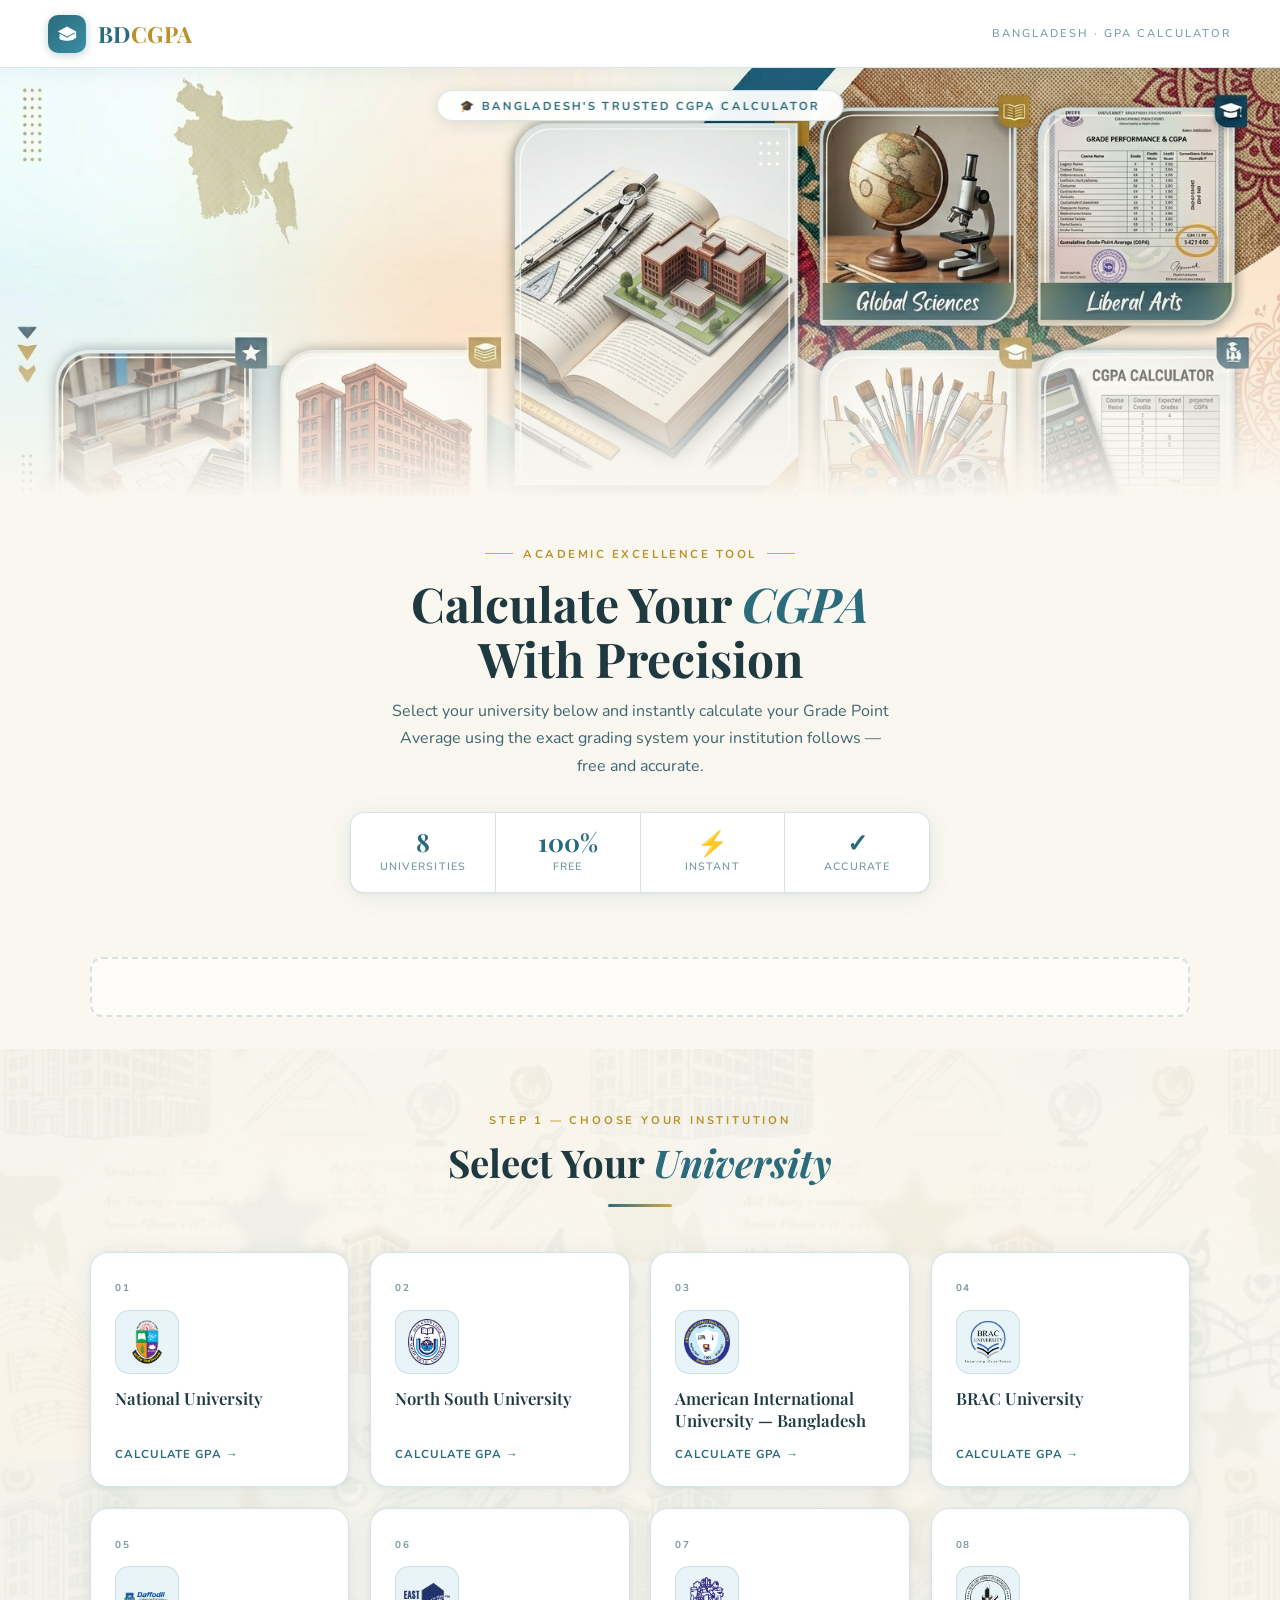
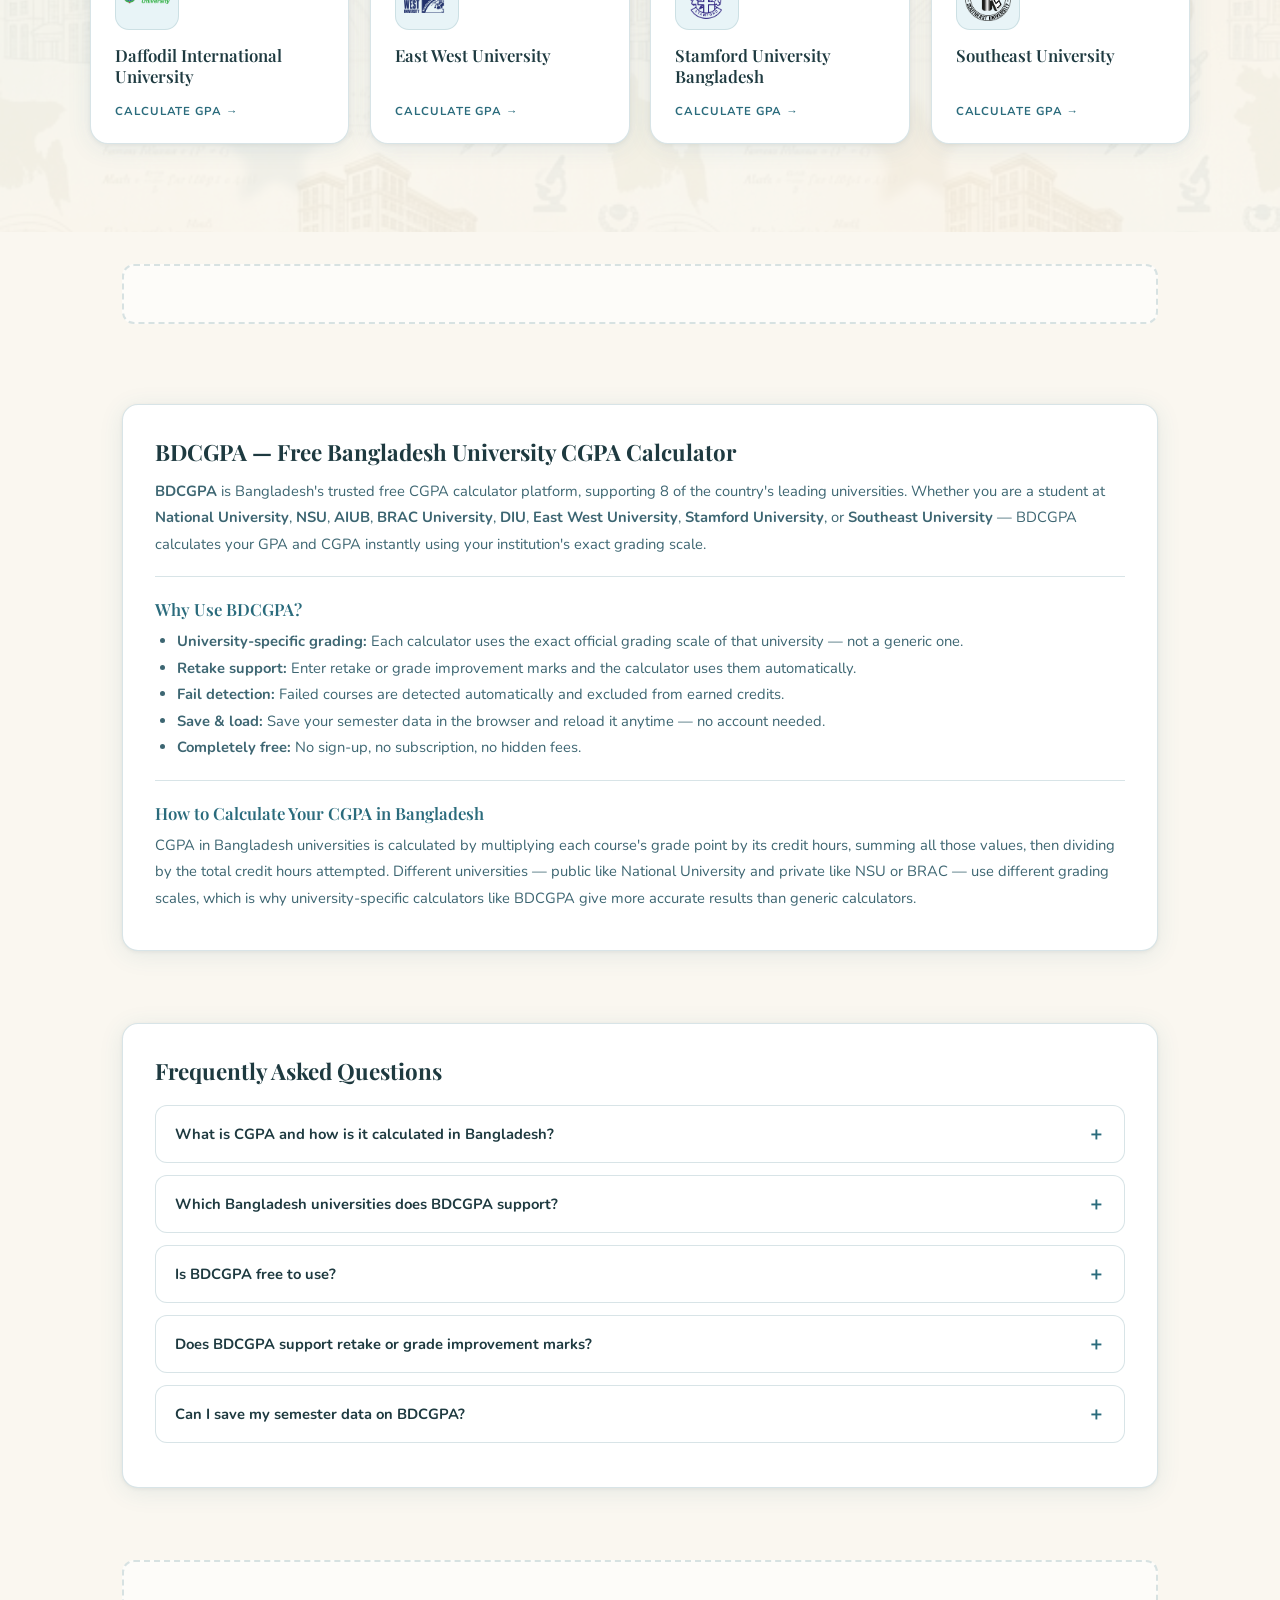
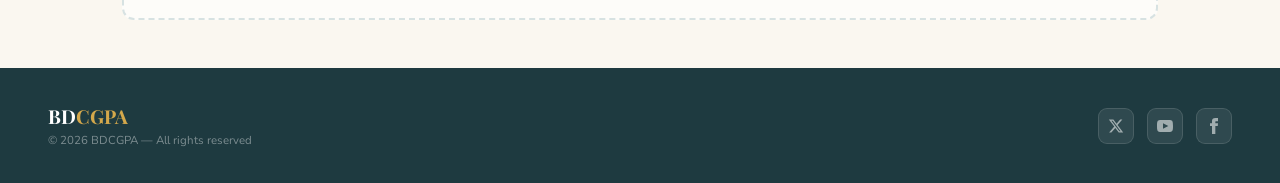
<file: index.html>
<!DOCTYPE html>
<html lang="en">
<head>
  <meta charset="UTF-8" />
  <meta name="viewport" content="width=device-width, initial-scale=1.0" />

  <!-- ═══ PRIMARY SEO ═══ -->
  <title>BDCGPA – Bangladesh University CGPA Calculator | Free & Accurate</title>
  <meta name="description" content="Free CGPA calculator for Bangladesh universities. Calculate your GPA and CGPA instantly for National University, NSU, AIUB, BRAC, DIU, East West, Stamford, and Southeast University using each university's official grading scale." />
  <meta name="keywords" content="CGPA calculator Bangladesh, Bangladesh university GPA calculator, NU CGPA calculator, NSU GPA calculator, AIUB CGPA, BRAC University GPA, DIU CGPA calculator, East West University GPA, Stamford University CGPA, Southeast University GPA, Bangladesh grade point calculator" />
  <meta name="author" content="BDCGPA" />
  <meta name="robots" content="index, follow, max-snippet:-1, max-image-preview:large" />
  <link rel="canonical" href="https://bdcgpa.com/" />

  <!-- ═══ OPEN GRAPH ═══ -->
  <meta property="og:type"        content="website" />
  <meta property="og:title"       content="BDCGPA – Bangladesh University CGPA Calculator | Free & Accurate" />
  <meta property="og:description" content="Free CGPA calculators for 8 top Bangladesh universities. Instant results using each university's official grading system. No sign-up required." />
  <meta property="og:image"       content="https://bdcgpa.com/images/111.png" />
  <meta property="og:url"         content="https://bdcgpa.com/" />
  <meta property="og:site_name"   content="BDCGPA" />
  <meta property="og:locale"      content="en_BD" />

  <!-- ═══ TWITTER CARD ═══ -->
  <meta name="twitter:card"        content="summary_large_image" />
  <meta name="twitter:title"       content="BDCGPA – Bangladesh University CGPA Calculator" />
  <meta name="twitter:description" content="Free CGPA calculators for 8 top Bangladesh universities. Instant, accurate, and mobile-friendly." />
  <meta name="twitter:image"       content="https://bdcgpa.com/images/111.png" />

  <!-- ═══ STRUCTURED DATA: WebSite ═══ -->
  <script type="application/ld+json">
  {
    "@context": "https://schema.org",
    "@type": "WebSite",
    "name": "BDCGPA",
    "url": "https://bdcgpa.com/",
    "description": "Free CGPA calculators for Bangladesh universities using each institution's official grading scale.",
    "publisher": {
      "@type": "Organization",
      "name": "BDCGPA",
      "url": "https://bdcgpa.com",
      "logo": {
        "@type": "ImageObject",
        "url": "https://bdcgpa.com/images/111.png"
      }
    },
    "potentialAction": {
      "@type": "SearchAction",
      "target": "https://bdcgpa.com/?q={search_term_string}",
      "query-input": "required name=search_term_string"
    }
  }
  </script>

  <!-- ═══ STRUCTURED DATA: ItemList (University Calculators) ═══ -->
  <script type="application/ld+json">
  {
    "@context": "https://schema.org",
    "@type": "ItemList",
    "name": "Bangladesh University CGPA Calculators",
    "description": "Free CGPA calculators for top Bangladesh universities",
    "numberOfItems": 8,
    "itemListElement": [
      { "@type": "ListItem", "position": 1, "name": "National University CGPA Calculator",               "url": "https://bdcgpa.com/national-university-cgpa-calculator.html" },
      { "@type": "ListItem", "position": 2, "name": "North South University CGPA Calculator",            "url": "https://bdcgpa.com/nsu-cgpa-calculator.html" },
      { "@type": "ListItem", "position": 3, "name": "AIUB CGPA Calculator",                              "url": "https://bdcgpa.com/aiub-cgpa-calculator.html" },
      { "@type": "ListItem", "position": 4, "name": "BRAC University CGPA Calculator",                   "url": "https://bdcgpa.com/brac-university-cgpa-calculator.html" },
      { "@type": "ListItem", "position": 5, "name": "Daffodil International University CGPA Calculator", "url": "https://bdcgpa.com/daffodil-cgpa-calculator.html" },
      { "@type": "ListItem", "position": 6, "name": "East West University CGPA Calculator",              "url": "https://bdcgpa.com/eastwest-cgpa-calculator.html" },
      { "@type": "ListItem", "position": 7, "name": "Stamford University Bangladesh CGPA Calculator",    "url": "https://bdcgpa.com/stamford-cgpa-calculator.html" },
      { "@type": "ListItem", "position": 8, "name": "Southeast University CGPA Calculator",              "url": "https://bdcgpa.com/southeast-cgpa-calculator.html" }
    ]
  }
  </script>

  <!-- ═══ STRUCTURED DATA: FAQPage ═══ -->
  <script type="application/ld+json">
  {
    "@context": "https://schema.org",
    "@type": "FAQPage",
    "mainEntity": [
      {
        "@type": "Question",
        "name": "What is CGPA and how is it calculated in Bangladesh?",
        "acceptedAnswer": {
          "@type": "Answer",
          "text": "CGPA (Cumulative Grade Point Average) is the weighted average of all your grade points across all semesters. It is calculated by multiplying each course's grade point by its credit hours, summing all those values, and dividing by the total credit hours attempted. Each Bangladesh university uses its own official grading scale."
        }
      },
      {
        "@type": "Question",
        "name": "Which Bangladesh universities does BDCGPA support?",
        "acceptedAnswer": {
          "@type": "Answer",
          "text": "BDCGPA currently supports 8 universities: National University Bangladesh, North South University (NSU), American International University Bangladesh (AIUB), BRAC University, Daffodil International University (DIU), East West University, Stamford University Bangladesh, and Southeast University."
        }
      },
      {
        "@type": "Question",
        "name": "Is this CGPA calculator free to use?",
        "acceptedAnswer": {
          "@type": "Answer",
          "text": "Yes, BDCGPA is completely free to use. No sign-up, no registration, and no hidden fees. Just select your university, enter your marks, and get your CGPA instantly."
        }
      },
      {
        "@type": "Question",
        "name": "Does BDCGPA support retake or grade improvement marks?",
        "acceptedAnswer": {
          "@type": "Answer",
          "text": "Yes, all calculators on BDCGPA have a Retake Marks column. If you enter retake marks, the calculator automatically uses those instead of your original marks for that course's CGPA calculation."
        }
      },
      {
        "@type": "Question",
        "name": "Can I save my semester data on BDCGPA?",
        "acceptedAnswer": {
          "@type": "Answer",
          "text": "Yes. Each calculator has a Save Semester button that stores your course data in your browser's local storage. You can load it back any time using the Load Saved button — no account needed."
        }
      }
    ]
  }
  </script>

  <!-- ═══ GOOGLE ADSENSE — replace with your publisher ID ═══ -->
  <script async src="https://pagead2.googlesyndication.com/pagead/js/adsbygoogle.js?client=ca-pub-XXXXXXXXXXXXXXXX" crossorigin="anonymous"></script>

  <!-- ═══ FONTS ═══ -->
  <link rel="preconnect" href="https://fonts.googleapis.com" />
  <link rel="preconnect" href="https://fonts.gstatic.com" crossorigin />
  <link href="https://fonts.googleapis.com/css2?family=Playfair+Display:ital,wght@0,400;0,600;0,700;1,400;1,600&family=Nunito:wght@300;400;500;600;700&display=swap" rel="stylesheet" />

  <style>
    *, *::before, *::after { box-sizing: border-box; margin: 0; padding: 0; }

    :root {
      --teal:        #2A6B7C;
      --teal-light:  #3A8FA3;
      --teal-pale:   #E8F4F7;
      --gold:        #B8922A;
      --gold-light:  #D4A84B;
      --gold-pale:   #FBF3E2;
      --cream:       #FAF7F0;
      --text-dark:   #1E3A40;
      --text-mid:    #3D6672;
      --text-soft:   #7A9BA3;
      --border:      rgba(42,107,124,0.18);
      --shadow-card: 0 4px 24px rgba(42,107,124,0.10), 0 1px 4px rgba(0,0,0,0.06);
      --shadow-hover: 0 12px 40px rgba(42,107,124,0.18), 0 2px 8px rgba(0,0,0,0.08);
    }

    html { scroll-behavior: smooth; }

    body {
      font-family: 'Nunito', sans-serif;
      background: var(--cream);
      color: var(--text-dark);
      min-height: 100vh;
      overflow-x: hidden;
    }

    /* ── NAVBAR ── */
    nav {
      position: fixed; top: 0; left: 0; right: 0; z-index: 200;
      display: flex; align-items: center; justify-content: space-between;
      padding: 0 3rem; height: 68px;
      background: rgba(255,255,255,0.94);
      backdrop-filter: blur(16px);
      border-bottom: 1px solid var(--border);
      box-shadow: 0 2px 20px rgba(42,107,124,0.08);
    }
    .nav-brand { display: flex; align-items: center; gap: 0.75rem; }
    .nav-logo-icon {
      width: 38px; height: 38px; border-radius: 10px;
      background: linear-gradient(135deg, var(--teal), var(--teal-light));
      display: flex; align-items: center; justify-content: center;
      box-shadow: 0 2px 8px rgba(42,107,124,0.3);
    }
    .nav-logo-icon svg { width: 20px; height: 20px; fill: white; }
    .nav-logo-text {
      font-family: 'Playfair Display', serif;
      font-size: 1.4rem; font-weight: 700;
      color: var(--teal); letter-spacing: 0.02em;
    }
    .nav-logo-text span { color: var(--gold); }
    .nav-tagline {
      font-size: 0.7rem; letter-spacing: 0.18em; text-transform: uppercase;
      color: var(--text-soft); font-weight: 500;
    }

    /* ── HERO ── */
    .hero { margin-top: 68px; position: relative; overflow: hidden; }
    .hero-img {
      width: 100%; display: block;
      max-height: 430px; object-fit: cover; object-position: center top;
    }
    .hero-overlay {
      position: absolute; bottom: 0; left: 0; right: 0; height: 55%;
      background: linear-gradient(to bottom, transparent, var(--cream));
    }
    .hero-badge {
      position: absolute; top: 1.4rem; left: 50%; transform: translateX(-50%);
      background: rgba(255,255,255,0.94); backdrop-filter: blur(10px);
      border: 1px solid var(--border); border-radius: 50px;
      padding: 0.4rem 1.4rem;
      font-size: 0.72rem; letter-spacing: 0.18em; text-transform: uppercase;
      color: var(--teal); font-weight: 700; white-space: nowrap;
      box-shadow: 0 2px 14px rgba(42,107,124,0.14);
      animation: fadeDown 0.7s 0.2s both;
    }
    @keyframes fadeDown {
      from { opacity: 0; transform: translateX(-50%) translateY(-10px); }
      to   { opacity: 1; transform: translateX(-50%) translateY(0); }
    }

    /* ── INTRO ── */
    .intro { text-align: center; padding: 2.5rem 2rem 0.5rem; }
    .intro-eyebrow {
      display: inline-flex; align-items: center; gap: 0.6rem;
      font-size: 0.72rem; letter-spacing: 0.22em; text-transform: uppercase;
      color: var(--gold); font-weight: 700; margin-bottom: 0.9rem;
      opacity: 0; animation: fadeUp 0.7s 0.1s forwards;
    }
    .intro-eyebrow::before, .intro-eyebrow::after {
      content: ''; display: block; width: 28px; height: 1px; background: var(--gold-light);
    }
    .intro-title {
      font-family: 'Playfair Display', serif;
      font-size: clamp(2rem, 5vw, 3rem); font-weight: 700; line-height: 1.15;
      color: var(--text-dark); margin-bottom: 0.75rem;
      opacity: 0; animation: fadeUp 0.7s 0.2s forwards;
    }
    .intro-title em { font-style: italic; color: var(--teal); }
    .intro-desc {
      max-width: 510px; margin: 0 auto 2rem;
      font-size: 1rem; line-height: 1.7; color: var(--text-mid);
      opacity: 0; animation: fadeUp 0.7s 0.3s forwards;
    }
    .stats {
      display: flex; align-items: center; justify-content: center;
      flex-wrap: wrap; margin: 0 auto 3.5rem; max-width: 580px;
      border: 1px solid var(--border); border-radius: 14px;
      background: white; overflow: hidden; box-shadow: var(--shadow-card);
      opacity: 0; animation: fadeUp 0.7s 0.4s forwards;
    }
    .stat {
      flex: 1; min-width: 110px; padding: 1.1rem 1rem;
      text-align: center; border-right: 1px solid var(--border);
    }
    .stat:last-child { border-right: none; }
    .stat-num {
      font-family: 'Playfair Display', serif;
      font-size: 1.55rem; font-weight: 700; color: var(--teal); line-height: 1;
    }
    .stat-label {
      font-size: 0.67rem; letter-spacing: 0.1em; text-transform: uppercase;
      color: var(--text-soft); font-weight: 600; margin-top: 0.25rem;
    }
    @keyframes fadeUp {
      from { opacity: 0; transform: translateY(16px); }
      to   { opacity: 1; transform: translateY(0); }
    }

    /* ── AD SLOT ── */
    .ad-slot {
      border: 2px dashed var(--border); border-radius: 12px;
      background: rgba(255,255,255,0.6); padding: 1rem;
      text-align: center; font-size: 0.72rem; letter-spacing: 0.12em;
      text-transform: uppercase; color: var(--text-soft); font-weight: 600;
      margin: 0 auto 2rem; max-width: 1100px;
      min-height: 60px; display: flex; align-items: center; justify-content: center;
      flex-direction: column;
    }

    /* ── UNIVERSITY SECTION ── */
    .uni-section { position: relative; padding: 4rem 2rem 5.5rem; }
    .uni-bg {
      position: absolute; inset: 0; z-index: 0;
      background-image: url('images/222.png');
      background-size: cover; background-position: center; opacity: 0.55;
    }
    .uni-wash {
      position: absolute; inset: 0; z-index: 1;
      background: rgba(250,247,240,0.72);
    }
    .uni-inner { position: relative; z-index: 2; max-width: 1100px; margin: 0 auto; }
    .uni-header { text-align: center; margin-bottom: 2.8rem; }
    .uni-header-label {
      font-size: 0.7rem; letter-spacing: 0.25em; text-transform: uppercase;
      color: var(--gold); font-weight: 700; margin-bottom: 0.5rem;
    }
    .uni-header-title {
      font-family: 'Playfair Display', serif;
      font-size: clamp(1.7rem, 3.5vw, 2.4rem); font-weight: 700; color: var(--text-dark);
    }
    .uni-header-title em { font-style: italic; color: var(--teal); }
    .uni-header-line {
      width: 64px; height: 3px; border-radius: 2px;
      background: linear-gradient(90deg, var(--teal), var(--gold-light));
      margin: 1rem auto 0;
    }

    /* ── CARDS ── */
    .grid {
      display: grid;
      grid-template-columns: repeat(auto-fill, minmax(230px, 1fr));
      gap: 1.3rem;
    }
    .uni-card {
      background: white; border-radius: 18px; border: 1px solid var(--border);
      padding: 1.8rem 1.5rem 1.5rem; text-decoration: none; color: var(--text-dark);
      display: flex; flex-direction: column; align-items: flex-start; gap: 0.9rem;
      box-shadow: var(--shadow-card);
      transition: transform 0.3s cubic-bezier(.4,0,.2,1), box-shadow 0.3s cubic-bezier(.4,0,.2,1), border-color 0.3s;
      opacity: 0; position: relative; overflow: hidden;
    }
    .uni-card::before {
      content: ''; position: absolute; top: 0; left: 0; right: 0; height: 3px;
      background: linear-gradient(90deg, var(--teal), var(--gold-light));
      transform: scaleX(0); transform-origin: left;
      transition: transform 0.35s cubic-bezier(.4,0,.2,1);
    }
    .uni-card:hover::before { transform: scaleX(1); }
    .uni-card:hover {
      transform: translateY(-6px); box-shadow: var(--shadow-hover);
      border-color: rgba(42,107,124,0.28);
    }
    .card-num {
      font-size: 0.62rem; letter-spacing: 0.18em; text-transform: uppercase;
      font-weight: 700; color: var(--text-soft);
    }
    .card-logo-wrap {
      width: 64px; height: 64px; border-radius: 14px;
      background: var(--teal-pale); border: 1px solid rgba(42,107,124,0.15);
      display: flex; align-items: center; justify-content: center;
      overflow: hidden; padding: 8px; transition: background 0.3s;
    }
    .uni-card:hover .card-logo-wrap { background: #cce8f0; }
    .card-logo-wrap img { width: 100%; height: 100%; object-fit: contain; }
    .card-name {
      font-family: 'Playfair Display', serif;
      font-size: 1.05rem; font-weight: 600; line-height: 1.3; color: var(--text-dark); flex: 1;
    }
    .card-cta {
      display: inline-flex; align-items: center; gap: 0.4rem;
      font-size: 0.72rem; font-weight: 700; letter-spacing: 0.08em;
      text-transform: uppercase; color: var(--teal);
      transition: gap 0.25s, color 0.25s;
    }
    .uni-card:hover .card-cta { gap: 0.7rem; color: var(--teal-light); }

    /* ── SEO CONTENT ── */
    .seo-section {
      max-width: 1100px; margin: 0 auto;
      padding: 3rem 2rem 0;
    }
    .seo-card {
      background: white; border-radius: 16px;
      border: 1px solid var(--border); box-shadow: var(--shadow-card);
      padding: 2rem; margin-bottom: 1.5rem;
    }
    .seo-card h2 {
      font-family: 'Playfair Display', serif;
      font-size: 1.4rem; font-weight: 700; color: var(--text-dark); margin-bottom: 0.7rem;
    }
    .seo-card h3 {
      font-family: 'Playfair Display', serif;
      font-size: 1.05rem; font-weight: 600; color: var(--teal); margin: 1.3rem 0 0.5rem;
    }
    .seo-card p { font-size: 0.92rem; line-height: 1.8; color: var(--text-mid); margin-bottom: 0.4rem; }
    .seo-card ul { padding-left: 1.4rem; margin: 0.4rem 0 0.8rem; }
    .seo-card ul li { font-size: 0.92rem; line-height: 1.8; color: var(--text-mid); }
    .seo-divider { height: 1px; background: var(--border); margin: 1.2rem 0; }

    /* ── FAQ ── */
    .faq-item {
      border: 1px solid var(--border); border-radius: 12px;
      background: white; margin-bottom: 0.75rem; overflow: hidden;
    }
    .faq-question {
      width: 100%; text-align: left; padding: 1rem 1.2rem;
      background: none; border: none; cursor: pointer;
      font-family: 'Nunito', sans-serif; font-size: 0.92rem; font-weight: 700; color: var(--text-dark);
      display: flex; align-items: center; justify-content: space-between; gap: 1rem;
      transition: background 0.2s;
    }
    .faq-question:hover { background: var(--teal-pale); }
    .faq-icon { font-size: 1.1rem; color: var(--teal); flex-shrink: 0; transition: transform 0.25s; }
    .faq-answer { display: none; padding: 0 1.2rem 1rem; font-size: 0.88rem; line-height: 1.75; color: var(--text-mid); }
    .faq-item.open .faq-answer { display: block; }
    .faq-item.open .faq-icon { transform: rotate(45deg); }

    /* ── FOOTER ── */
    footer {
      background: var(--text-dark); color: rgba(255,255,255,0.65);
      padding: 2.2rem 3rem;
      display: flex; align-items: center; justify-content: space-between;
      flex-wrap: wrap; gap: 1.2rem; margin-top: 3rem;
    }
    .footer-brand { font-family: 'Playfair Display', serif; font-size: 1.2rem; font-weight: 700; color: white; }
    .footer-brand span { color: var(--gold-light); }
    .footer-copy { font-size: 0.72rem; color: rgba(255,255,255,0.42); margin-top: 0.2rem; }
    .footer-socials { display: flex; gap: 0.8rem; }
    .footer-socials a {
      width: 36px; height: 36px; border-radius: 9px;
      background: rgba(255,255,255,0.08); border: 1px solid rgba(255,255,255,0.12);
      display: flex; align-items: center; justify-content: center;
      color: rgba(255,255,255,0.55); transition: background 0.25s, color 0.25s;
    }
    .footer-socials a:hover { background: var(--teal); color: white; }
    .footer-socials svg { width: 16px; height: 16px; fill: currentColor; }

    @media (max-width: 640px) {
      nav { padding: 0 1.2rem; }
      .nav-tagline { display: none; }
      .hero-badge { font-size: 0.62rem; padding: 0.35rem 1rem; }
      .uni-section { padding: 2.5rem 1rem 4rem; }
      .seo-section { padding: 2rem 1rem 0; }
      footer { padding: 1.8rem 1.5rem; }
    }
  </style>
</head>
<body>

  <!-- NAVBAR -->
  <nav aria-label="Site navigation">
    <div class="nav-brand">
      <div class="nav-logo-icon" aria-hidden="true">
        <svg viewBox="0 0 24 24"><path d="M12 3L1 9l11 6 9-4.91V17h2V9L12 3zm0 13.5L4.21 12 3 12.73V17c0 1.66 4.03 3 9 3s9-1.34 9-3v-4.27l-1.21-.73L12 16.5z"/></svg>
      </div>
      <div class="nav-logo-text">BD<span>CGPA</span></div>
    </div>
    <div class="nav-tagline">Bangladesh · GPA Calculator</div>
  </nav>

  <!-- HERO BANNER -->
  <section class="hero" aria-label="BDCGPA — Bangladesh University CGPA Calculator">
    <div class="hero-badge" aria-hidden="true">🎓 Bangladesh's Trusted CGPA Calculator</div>
    <img class="hero-img" src="images/111.png" alt="BDCGPA — Bangladesh University GPA and CGPA Calculator" width="1200" height="430" />
    <div class="hero-overlay" aria-hidden="true"></div>
  </section>

  <!-- INTRO -->
  <section class="intro" aria-label="Introduction">
    <div class="intro-eyebrow">Academic Excellence Tool</div>
    <h1 class="intro-title">Calculate Your <em>CGPA</em><br>With Precision</h1>
    <p class="intro-desc">
      Select your university below and instantly calculate your Grade Point Average
      using the exact grading system your institution follows — free and accurate.
    </p>
    <div class="stats" aria-label="Site statistics">
      <div class="stat"><div class="stat-num">8</div><div class="stat-label">Universities</div></div>
      <div class="stat"><div class="stat-num">100%</div><div class="stat-label">Free</div></div>
      <div class="stat"><div class="stat-num">⚡</div><div class="stat-label">Instant</div></div>
      <div class="stat"><div class="stat-num">✓</div><div class="stat-label">Accurate</div></div>
    </div>
  </section>

  <!-- AD: Top -->
  <div class="ad-slot" aria-label="Advertisement" style="padding: 0 2rem; max-width:1100px; margin: 0 auto 2rem;">
    <ins class="adsbygoogle" style="display:block"
         data-ad-client="ca-pub-XXXXXXXXXXXXXXXX"
         data-ad-slot="AAAAAAAAAA"
         data-ad-format="auto"
         data-full-width-responsive="true"></ins>
    <script>(adsbygoogle = window.adsbygoogle || []).push({});</script>
  </div>

  <!-- UNIVERSITIES -->
  <section class="uni-section" id="universities" aria-label="Select Your University">
    <div class="uni-bg" aria-hidden="true"></div>
    <div class="uni-wash" aria-hidden="true"></div>
    <div class="uni-inner">
      <div class="uni-header">
        <div class="uni-header-label">Step 1 — Choose Your Institution</div>
        <h2 class="uni-header-title">Select Your <em>University</em></h2>
        <div class="uni-header-line"></div>
      </div>

      <div class="grid">
        <a class="uni-card" href="national-university-cgpa-calculator.html" aria-label="National University CGPA Calculator">
          <span class="card-num">01</span>
          <div class="card-logo-wrap"><img src="images/nulogo.png" alt="National University Bangladesh logo" loading="lazy" /></div>
          <div class="card-name">National University</div>
          <div class="card-cta">Calculate GPA →</div>
        </a>

        <a class="uni-card" href="nsu-cgpa-calculator.html" aria-label="North South University CGPA Calculator">
          <span class="card-num">02</span>
          <div class="card-logo-wrap"><img src="images/nsulogo.png" alt="North South University logo" loading="lazy" /></div>
          <div class="card-name">North South University</div>
          <div class="card-cta">Calculate GPA →</div>
        </a>

        <a class="uni-card" href="aiub-cgpa-calculator.html" aria-label="AIUB CGPA Calculator">
          <span class="card-num">03</span>
          <div class="card-logo-wrap"><img src="images/alogo.png" alt="American International University Bangladesh logo" loading="lazy" /></div>
          <div class="card-name">American International University — Bangladesh</div>
          <div class="card-cta">Calculate GPA →</div>
        </a>

        <a class="uni-card" href="brac-university-cgpa-calculator.html" aria-label="BRAC University CGPA Calculator">
          <span class="card-num">04</span>
          <div class="card-logo-wrap"><img src="images/blogo.png" alt="BRAC University logo" loading="lazy" /></div>
          <div class="card-name">BRAC University</div>
          <div class="card-cta">Calculate GPA →</div>
        </a>

        <a class="uni-card" href="daffodil-cgpa-calculator.html" aria-label="Daffodil International University CGPA Calculator">
          <span class="card-num">05</span>
          <div class="card-logo-wrap"><img src="images/dlogo.png" alt="Daffodil International University logo" loading="lazy" /></div>
          <div class="card-name">Daffodil International University</div>
          <div class="card-cta">Calculate GPA →</div>
        </a>

        <a class="uni-card" href="eastwest-cgpa-calculator.html" aria-label="East West University CGPA Calculator">
          <span class="card-num">06</span>
          <div class="card-logo-wrap"><img src="images/elogo.png" alt="East West University logo" loading="lazy" /></div>
          <div class="card-name">East West University</div>
          <div class="card-cta">Calculate GPA →</div>
        </a>

        <a class="uni-card" href="stamford-cgpa-calculator.html" aria-label="Stamford University Bangladesh CGPA Calculator">
          <span class="card-num">07</span>
          <div class="card-logo-wrap"><img src="images/slogo.png" alt="Stamford University Bangladesh logo" loading="lazy" /></div>
          <div class="card-name">Stamford University Bangladesh</div>
          <div class="card-cta">Calculate GPA →</div>
        </a>

        <a class="uni-card" href="southeast-cgpa-calculator.html" aria-label="Southeast University CGPA Calculator">
          <span class="card-num">08</span>
          <div class="card-logo-wrap"><img src="images/selogo.png" alt="Southeast University Bangladesh logo" loading="lazy" /></div>
          <div class="card-name">Southeast University</div>
          <div class="card-cta">Calculate GPA →</div>
        </a>
      </div>
    </div>
  </section>

  <!-- AD: Mid -->
  <div style="max-width:1100px; margin: 2rem auto; padding: 0 2rem;">
    <div class="ad-slot" aria-label="Advertisement">
      <ins class="adsbygoogle" style="display:block"
           data-ad-client="ca-pub-XXXXXXXXXXXXXXXX"
           data-ad-slot="BBBBBBBBBB"
           data-ad-format="auto"
           data-full-width-responsive="true"></ins>
      <script>(adsbygoogle = window.adsbygoogle || []).push({});</script>
    </div>
  </div>

  <!-- SEO CONTENT -->
  <section class="seo-section" aria-label="About BDCGPA">
    <div class="seo-card">
      <h2>BDCGPA — Free Bangladesh University CGPA Calculator</h2>
      <p>
        <strong>BDCGPA</strong> is Bangladesh's trusted free CGPA calculator platform, supporting
        8 of the country's leading universities. Whether you are a student at
        <strong>National University</strong>, <strong>NSU</strong>, <strong>AIUB</strong>,
        <strong>BRAC University</strong>, <strong>DIU</strong>, <strong>East West University</strong>,
        <strong>Stamford University</strong>, or <strong>Southeast University</strong> —
        BDCGPA calculates your GPA and CGPA instantly using your institution's exact grading scale.
      </p>
      <div class="seo-divider"></div>
      <h3>Why Use BDCGPA?</h3>
      <ul>
        <li><strong>University-specific grading:</strong> Each calculator uses the exact official grading scale of that university — not a generic one.</li>
        <li><strong>Retake support:</strong> Enter retake or grade improvement marks and the calculator uses them automatically.</li>
        <li><strong>Fail detection:</strong> Failed courses are detected automatically and excluded from earned credits.</li>
        <li><strong>Save & load:</strong> Save your semester data in the browser and reload it anytime — no account needed.</li>
        <li><strong>Completely free:</strong> No sign-up, no subscription, no hidden fees.</li>
      </ul>
      <div class="seo-divider"></div>
      <h3>How to Calculate Your CGPA in Bangladesh</h3>
      <p>
        CGPA in Bangladesh universities is calculated by multiplying each course's grade point
        by its credit hours, summing all those values, then dividing by the total credit hours attempted.
        Different universities — public like National University and private like NSU or BRAC —
        use different grading scales, which is why university-specific calculators like BDCGPA
        give more accurate results than generic calculators.
      </p>
    </div>
  </section>

  <!-- FAQ -->
  <section class="seo-section" aria-label="Frequently Asked Questions" style="padding-bottom: 3rem;">
    <div class="seo-card">
      <h2 style="margin-bottom:1.2rem">Frequently Asked Questions</h2>

      <div class="faq-item">
        <button class="faq-question" onclick="toggleFaq(this)" aria-expanded="false">
          <span>What is CGPA and how is it calculated in Bangladesh?</span>
          <span class="faq-icon" aria-hidden="true">＋</span>
        </button>
        <div class="faq-answer">
          <p>CGPA (Cumulative Grade Point Average) is the weighted average of all your grade points across all semesters. It is calculated by multiplying each course's grade point by its credit hours, summing all those values, and dividing by the total credit hours attempted.</p>
        </div>
      </div>

      <div class="faq-item">
        <button class="faq-question" onclick="toggleFaq(this)" aria-expanded="false">
          <span>Which Bangladesh universities does BDCGPA support?</span>
          <span class="faq-icon" aria-hidden="true">＋</span>
        </button>
        <div class="faq-answer">
          <p>BDCGPA currently supports 8 universities: National University Bangladesh, North South University (NSU), American International University Bangladesh (AIUB), BRAC University, Daffodil International University (DIU), East West University, Stamford University Bangladesh, and Southeast University.</p>
        </div>
      </div>

      <div class="faq-item">
        <button class="faq-question" onclick="toggleFaq(this)" aria-expanded="false">
          <span>Is BDCGPA free to use?</span>
          <span class="faq-icon" aria-hidden="true">＋</span>
        </button>
        <div class="faq-answer">
          <p>Yes, BDCGPA is completely free. No sign-up, no registration, and no hidden fees. Just select your university, enter your marks, and get your CGPA instantly.</p>
        </div>
      </div>

      <div class="faq-item">
        <button class="faq-question" onclick="toggleFaq(this)" aria-expanded="false">
          <span>Does BDCGPA support retake or grade improvement marks?</span>
          <span class="faq-icon" aria-hidden="true">＋</span>
        </button>
        <div class="faq-answer">
          <p>Yes. All calculators on BDCGPA have a Retake Marks column. If you enter retake marks, the calculator automatically uses those instead of your original marks for that course's CGPA calculation.</p>
        </div>
      </div>

      <div class="faq-item">
        <button class="faq-question" onclick="toggleFaq(this)" aria-expanded="false">
          <span>Can I save my semester data on BDCGPA?</span>
          <span class="faq-icon" aria-hidden="true">＋</span>
        </button>
        <div class="faq-answer">
          <p>Yes. Each calculator has a Save Semester button that stores your course data in your browser's local storage. You can reload it anytime using Load Saved — no account needed.</p>
        </div>
      </div>

    </div>
  </section>

  <!-- AD: Bottom -->
  <div style="max-width:1100px; margin: 0 auto 2rem; padding: 0 2rem;">
    <div class="ad-slot" aria-label="Advertisement">
      <ins class="adsbygoogle" style="display:block"
           data-ad-client="ca-pub-XXXXXXXXXXXXXXXX"
           data-ad-slot="CCCCCCCCCC"
           data-ad-format="auto"
           data-full-width-responsive="true"></ins>
      <script>(adsbygoogle = window.adsbygoogle || []).push({});</script>
    </div>
  </div>

  <!-- FOOTER -->
  <footer>
    <div>
      <div class="footer-brand">BD<span>CGPA</span></div>
      <div class="footer-copy">© <span id="yr"></span> BDCGPA — All rights reserved</div>
    </div>
    <div class="footer-socials">
      <a href="#" aria-label="Twitter">
        <svg viewBox="0 0 24 24"><path d="M18.244 2.25h3.308l-7.227 8.26 8.502 11.24H16.17l-5.214-6.817L4.99 21.75H1.68l7.73-8.835L1.254 2.25H8.08l4.713 6.231zm-1.161 17.52h1.833L7.084 4.126H5.117z"/></svg>
      </a>
      <a href="#" aria-label="YouTube">
        <svg viewBox="0 0 24 24"><path d="M19.615 3.184c-3.604-.246-11.631-.245-15.23 0-3.897.266-4.356 2.62-4.385 8.816.029 6.185.484 8.549 4.385 8.816 3.6.245 11.626.246 15.23 0 3.897-.266 4.356-2.62 4.385-8.816-.029-6.185-.484-8.549-4.385-8.816zm-10.615 12.816v-8l8 3.993-8 4.007z"/></svg>
      </a>
      <a href="#" aria-label="Facebook">
        <svg viewBox="0 0 24 24"><path d="M9 8h-3v4h3v12h5v-12h3.642l.358-4h-4v-1.667c0-.955.192-1.333 1.115-1.333h2.885v-5h-3.808c-3.596 0-5.192 1.583-5.192 4.615v3.385z"/></svg>
      </a>
    </div>
  </footer>

  <script>
    document.getElementById('yr').textContent = new Date().getFullYear();

    // Staggered card entrance
    const cards = document.querySelectorAll('.uni-card');
    const observer = new IntersectionObserver((entries) => {
      entries.forEach(entry => {
        if (entry.isIntersecting) {
          const delay = parseFloat(entry.target.dataset.delay || 0);
          setTimeout(() => {
            entry.target.style.transition = 'opacity 0.5s ease, transform 0.5s ease';
            entry.target.style.opacity = '1';
            entry.target.style.transform = 'translateY(0)';
          }, delay * 1000);
          observer.unobserve(entry.target);
        }
      });
    }, { threshold: 0.1 });

    cards.forEach((card, i) => {
      card.style.transform = 'translateY(20px)';
      card.dataset.delay = (i * 0.07).toFixed(2);
      observer.observe(card);
    });

    // FAQ toggle
    function toggleFaq(btn) {
      const item   = btn.closest('.faq-item');
      const isOpen = item.classList.toggle('open');
      btn.setAttribute('aria-expanded', isOpen);
    }
  </script>
</body>
</html>
</file>
